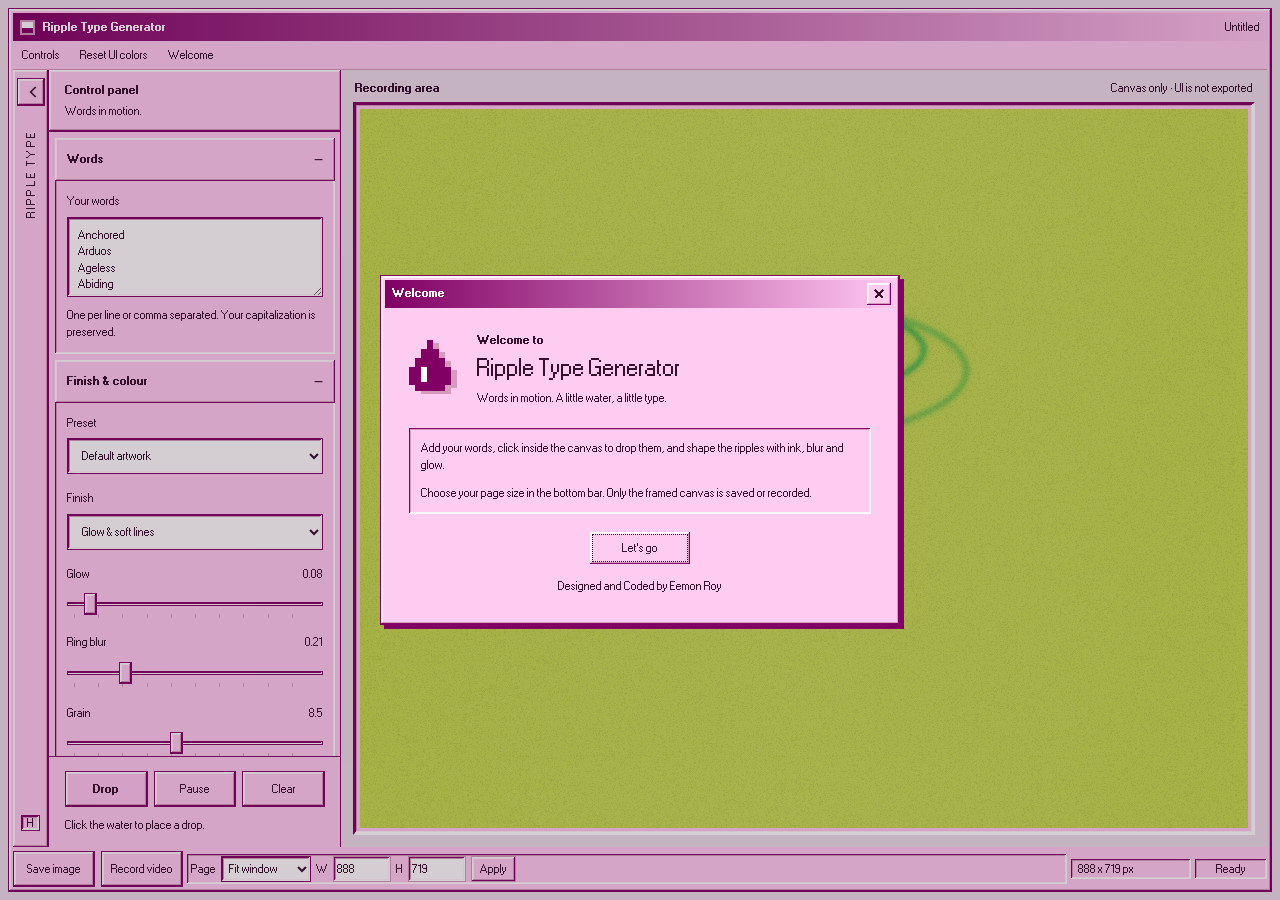
<file: index.html>
<!DOCTYPE html>
<html lang="en">
<head>
<meta charset="utf-8">
<meta name="viewport" content="width=device-width, initial-scale=1">
<title>RIPPLE TYPE GENERATOR</title>
<meta name="description" content="A kinetic type generator: droplets fall, bloom into words, and leave interfering ripples.">

<link rel="preload" href="assets/fonts/ms-sans-serif/regular/font.woff2" as="font" type="font/woff2" crossorigin>
<link rel="stylesheet" href="styles.css?v=optimized-1">
</head>
<body>

<div id="appWindow" class="app-window">
  <header class="title-bar">
    <span class="app-icon" aria-hidden="true"></span>
    <h1>Ripple Type Generator</h1>
    <span class="document-name">Untitled</span>
  </header>
  <nav class="menu-bar" aria-label="Quick actions">
    <button type="button" data-command="panelToggle">Controls</button>
    <button type="button" data-command="btnUiReset">Reset UI colors</button>
    <button type="button" id="btnWelcome">Welcome</button>
  </nav>
  <div class="app-workspace">

<aside id="controlRail" aria-label="Generator controls">
  <div class="rail-spine">
    <button id="panelToggle" type="button" aria-label="Collapse controls" aria-controls="panel" aria-expanded="true" title="Collapse controls (H)">
      <svg viewBox="0 0 24 24" aria-hidden="true"><path d="m14 6-6 6 6 6"/></svg>
    </button>
    <span class="rail-brand" aria-hidden="true">RIPPLE TYPE</span>
    <kbd title="Press H to toggle controls">H</kbd>
  </div>

  <div id="panel">
    <header class="panel-head">
      <h2>Control panel</h2>
      <p>Words in motion.</p>
    </header>

    <div class="panel-body">
      <details class="control-group" open>
        <summary>Words</summary>
        <div class="group-body">
          <label class="field-label" for="words">Your words</label>
          <textarea id="words" rows="3" spellcheck="false" autocapitalize="off" aria-describedby="wordsHint">Anchored
Arduos
Ageless
Abiding</textarea>
          <p class="hint" id="wordsHint">One per line or comma separated. Your capitalization is preserved.</p>
        </div>
      </details>

      <details class="control-group" open>
        <summary>Finish &amp; colour</summary>
        <div class="group-body">
          <div class="field">
            <label for="preset">Preset</label>
            <select id="preset">
              <option value="default">Default artwork</option>
              <option value="reference">Reference blue</option>
              <option value="cobalt">Cobalt paper &mdash; ink blur</option>
              <option value="midnight">Midnight</option>
              <option value="ink">Ink on bone</option>
              <option value="acid">Acid</option>
              <option value="rust">Rust</option>
            </select>
          </div>
          <div class="field">
            <label for="finish">Finish</label>
            <select id="finish">
              <option value="glow">Glow &amp; soft lines</option>
              <option value="diffuse">Diffused ink</option>
            </select>
          </div>
          <div class="sliders" id="glowControls">
            <div class="slider"><label for="glow">Glow</label><input type="range" id="glow" min="0" max="1.2" step="0.01" value="0.08"><output for="glow"></output></div>
            <div class="slider"><label for="soften">Ring blur</label><input type="range" id="soften" min="0" max="1" step="0.01" value="0.21"><output for="soften"></output></div>
          </div>
          <div id="inkControls" hidden>
            <div class="sliders">
              <div class="slider"><label for="inkBlur">Ink blur</label><input type="range" id="inkBlur" min="0" max="1" step="0.01" value="0.2"><output for="inkBlur"></output></div>
              <div class="slider"><label for="inkSpread">Ink spread</label><input type="range" id="inkSpread" min="0" max="1" step="0.01" value="0.04"><output for="inkSpread"></output></div>
            </div>
            <p class="hint">Soft colour bleed. Grain stays still like paper.</p>
          </div>
          <div class="sliders grain-control">
            <div class="slider"><label for="grain">Grain</label><input type="range" id="grain" min="0" max="0.2" step="0.005" value="0.085"><output for="grain"></output></div>
          </div>
          <div class="colours">
            <label class="swatch">Water <input type="color" id="bgColor" value="#c5dc4d"></label>
            <label class="swatch">Ink <input type="color" id="inkColor" value="#00a943"></label>
          </div>
        </div>
      </details>

      <details class="control-group">
        <summary>Rings</summary>
        <div class="group-body sliders">
          <div class="slider"><label for="lineWeight">Line weight</label><input type="range" id="lineWeight" min="0.25" max="6" step="0.25" value="2"><output for="lineWeight"></output></div>
          <div class="slider"><label for="ringCount">Rings per drop</label><input type="range" id="ringCount" min="1" max="9" step="1" value="4"><output for="ringCount"></output></div>
          <div class="slider"><label for="rippleSpread">Ripple spread</label><input type="range" id="rippleSpread" min="0.3" max="2.5" step="0.02" value="1"><output for="rippleSpread"></output></div>
          <div class="slider"><label for="breaks">Breaks</label><input type="range" id="breaks" min="0" max="1" step="0.01" value="0.25"><output for="breaks"></output></div>
          <div class="slider"><label for="interference">Interference</label><input type="range" id="interference" min="0" max="2.5" step="0.02" value="1"><output for="interference"></output></div>
        </div>
      </details>

      <details class="control-group">
        <summary>Typography</summary>
        <div class="group-body">
          <div class="field">
            <label for="fontFace">Typeface</label>
            <select id="fontFace">
              <option value="inter">Inter</option>
              <option value="win98" selected>Windows bitmap</option>
              <option value="poppins">Poppins</option>
              <option value="grotesk">Space Grotesk</option>
              <option value="bebas">Bebas Neue (all caps)</option>
              <option value="anton">Anton</option>
              <option value="plexmono">IBM Plex Mono</option>
              <option value="playfair">Playfair Display</option>
            </select>
            <p id="fontStatus" class="hint" role="status"></p>
          </div>
          <div class="sliders">
            <div class="slider"><label for="typeSize">Type size</label><input type="range" id="typeSize" min="0.4" max="2.2" step="0.02" value="1.32"><output for="typeSize"></output></div>
            <div class="slider"><label for="kerning">Kerning</label><input type="range" id="kerning" min="-0.08" max="0.35" step="0.01" value="-0.07" aria-describedby="kerningHint"><output for="kerning"></output></div>
            <div class="slider"><label for="typeTilt">Lay flat</label><input type="range" id="typeTilt" min="0" max="1" step="0.01" value="0.19"><output for="typeTilt"></output></div>
            <div class="slider"><label for="textGlow">Text glow</label><input type="range" id="textGlow" min="0" max="1.2" step="0.01" value="0.25"><output for="textGlow"></output></div>
          </div>
          <p class="hint" id="kerningHint">Kerning adjusts letter spacing in em. Text glow is independent of ring glow.</p>
          <label class="check"><input type="checkbox" id="sharpType" checked>Keep words sharp</label>
          <div class="slider text-blur-control">
            <label for="textBlur">Text blur</label>
            <input type="range" id="textBlur" min="0" max="1" step="0.01" value="0.15" aria-describedby="textBlurHint">
            <output for="textBlur"></output>
          </div>
          <p class="hint" id="textBlurHint">Turn off Keep words sharp to adjust. Independent of ring blur in both finishes.</p>
        </div>
      </details>

      <details class="control-group">
        <summary>Motion &amp; camera</summary>
        <div class="group-body sliders">
          <div class="slider"><label for="dropRate">Drop interval</label><input type="range" id="dropRate" min="0.25" max="6" step="0.05" value="1.5"><output for="dropRate"></output></div>
          <div class="slider"><label for="fallSpeed">Fall speed</label><input type="range" id="fallSpeed" min="0.2" max="4" step="0.05" value="2.05"><output for="fallSpeed"></output></div>
          <div class="slider"><label for="rippleSpeed">Ripple speed</label><input type="range" id="rippleSpeed" min="0.2" max="3" step="0.02" value="1.16"><output for="rippleSpeed"></output></div>
          <div class="slider"><label for="tilt">Surface tilt</label><input type="range" id="tilt" min="6" max="60" step="0.5" value="11.5"><output for="tilt"></output></div>
          <div class="slider"><label for="bow">Perspective bow</label><input type="range" id="bow" min="0" max="1" step="0.01" value="0.72"><output for="bow"></output></div>
        </div>
      </details>

      <details class="control-group" id="uiPaletteGroup">
        <summary>UI palette (temporary)</summary>
        <div class="group-body">
          <p class="hint palette-hint">Try colors for the interface. These never change the artwork or exports.</p>
          <div class="ui-palette">
            <label class="swatch">Window <input type="color" id="uiFace" value="#ffccf1"></label>
            <label class="swatch">Title start <input type="color" id="uiTitle" value="#800064"></label>
            <label class="swatch">Title end <input type="color" id="uiTitleEnd" value="#ffc7f0"></label>
            <label class="swatch">Title text <input type="color" id="uiTitleText" value="#ffffff"></label>
            <label class="swatch">Text <input type="color" id="uiText" value="#35112d"></label>
            <label class="swatch">Light edge <input type="color" id="uiHighlight" value="#ffffff"></label>
            <label class="swatch">Inner light <input type="color" id="uiEdgeLight" value="#fff0fa"></label>
            <label class="swatch">Inner shadow <input type="color" id="uiShadow" value="#d69abc"></label>
            <label class="swatch">Dark edge <input type="color" id="uiEdgeDark" value="#800064"></label>
            <label class="swatch">Desktop <input type="color" id="uiDesktop" value="#edddea"></label>
          </div>
          <p class="hint">The four edge colors define the raised and recessed 3D borders throughout the UI.</p>
          <button type="button" id="btnUiReset" class="theme-reset">Restore reference colors</button>
        </div>
      </details>
    </div>

    <footer class="rail-footer">
      <div class="buttons">
        <button type="button" id="btnDrop" class="primary" title="Add a drop (D)">Drop</button>
        <button type="button" id="btnPause" aria-pressed="false" title="Pause animation (Space)">Pause</button>
        <button type="button" id="btnClear" title="Clear the water (C)">Clear</button>
      </div>
      <p class="hint">Click the water to place a drop.</p>
    </footer>
  </div>
</aside>

    <main id="stageWorkspace" aria-label="Recording workspace">
      <div class="stage-heading">
        <span id="recordingStatus">Recording area</span>
        <div id="recDot" hidden><span></span>REC <em id="recTime">0:00</em></div>
        <span>Canvas only &middot; UI is not exported</span>
      </div>
      <div id="canvasViewport">
        <div id="recordingFrame">
          <canvas id="stage" aria-label="Animated word ripples. Click inside this recording area to place a drop."></canvas>
        </div>
      </div>
    </main>
  </div>
  <footer class="status-bar">
    <div class="buttons status-actions">
      <button type="button" id="btnPng">Save image</button>
      <button type="button" id="btnRec" aria-pressed="false">Record video</button>
    </div>
    <form id="pageSizeForm" class="page-size-form" aria-label="Canvas size">
      <fieldset id="pageSizeControls">
        <legend class="sr-only">Canvas dimensions in pixels</legend>
        <label for="pageRatio">Page</label>
        <select id="pageRatio">
          <option value="fit">Fit window</option>
          <option value="16:9">16:9</option>
          <option value="9:16">9:16</option>
          <option value="4:4">4:4 (square)</option>
          <option value="18:9">18:9</option>
          <option value="custom">Custom</option>
        </select>
        <label for="pageWidth">W</label>
        <input id="pageWidth" type="number" min="64" max="4096" step="1" value="1920" required aria-label="Canvas width in pixels" title="Canvas width: 64 to 4096 px">
        <label for="pageHeight">H</label>
        <input id="pageHeight" type="number" min="64" max="4096" step="1" value="1080" required aria-label="Canvas height in pixels" title="Canvas height: 64 to 4096 px">
        <button type="submit">Apply</button>
      </fieldset>
    </form>
    <output id="canvasDimensions" aria-label="Export resolution"></output>
    <span id="captureStatus">Ready</span>
  </footer>
</div>

<dialog id="welcomeDialog" class="welcome-dialog" aria-labelledby="welcomeTitle" aria-describedby="welcomeInstructions">
  <header class="title-bar welcome-title-bar">
    <span>Welcome</span>
    <button type="button" id="welcomeClose" class="window-close" aria-label="Close welcome">
      <svg viewBox="0 0 12 12" aria-hidden="true" shape-rendering="crispEdges"><path d="m2 2 8 8m0-8-8 8"/></svg>
    </button>
  </header>
  <div class="welcome-body">
    <div class="welcome-intro">
      <svg class="welcome-icon" viewBox="0 0 32 40" aria-hidden="true" shape-rendering="crispEdges">
        <path d="M16 2h4v6h4v6h4v6h4v12h-4v4H8v-4H4V20h4v-6h4V8h4z" class="icon-shadow"/>
        <path d="M12 0h4v6h4v6h4v6h4v12h-4v4H4v-4H0V18h4v-6h4V6h4z" class="icon-ink"/>
        <path d="M8 18h4v10H8z" class="icon-light"/>
      </svg>
      <div>
        <p class="welcome-eyebrow">Welcome to</p>
        <h2 id="welcomeTitle">Ripple Type Generator</h2>
        <p class="welcome-tagline">Words in motion. A little water, a little type.</p>
      </div>
    </div>
    <div id="welcomeInstructions" class="welcome-instructions">
      <p id="welcomeDescription">Add your words, click inside the canvas to drop them, and shape the ripples with ink, blur and glow.</p>
      <p class="welcome-note">Choose your page size in the bottom bar. Only the framed canvas is saved or recorded.</p>
    </div>
    <form method="dialog" class="welcome-actions">
      <button id="welcomeStart" value="start" autofocus>Let's go</button>
    </form>
    <p class="welcome-byline">Designed and Coded by Eemon Roy</p>
  </div>
</dialog>

<script src="js/camera.js?v=win98-2"></script>
<script src="js/grain.js?v=win98-2"></script>
<script src="js/field.js?v=optimized-1"></script>
<script src="js/ripple.js?v=optimized-1"></script>
<script src="js/droplet.js?v=win98-2"></script>
<script src="js/blur.js?v=win98-2"></script>
<script src="js/render.js?v=optimized-1"></script>
<script src="js/export.js?v=optimized-1"></script>
<script src="js/controls.js?v=optimized-1"></script>
<script src="js/main.js?v=optimized-1"></script>
</body>
</html>
</file>
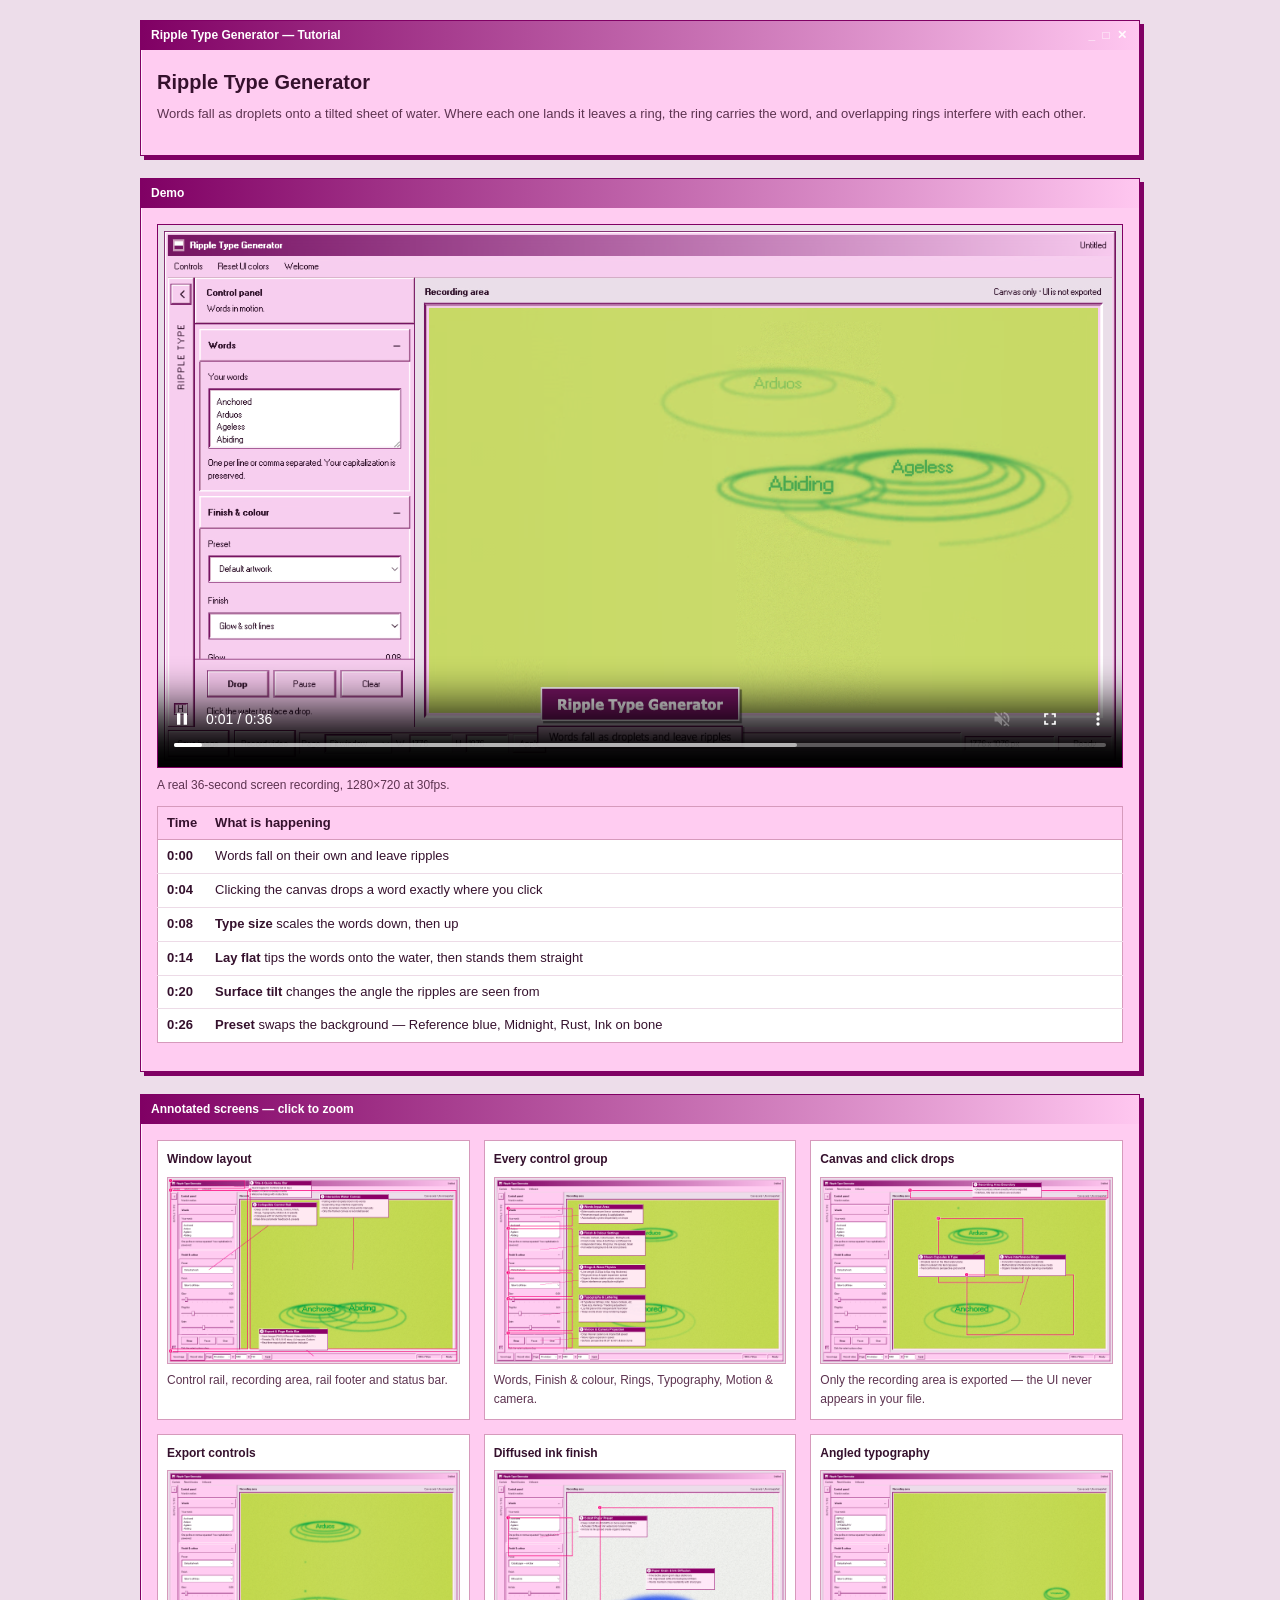
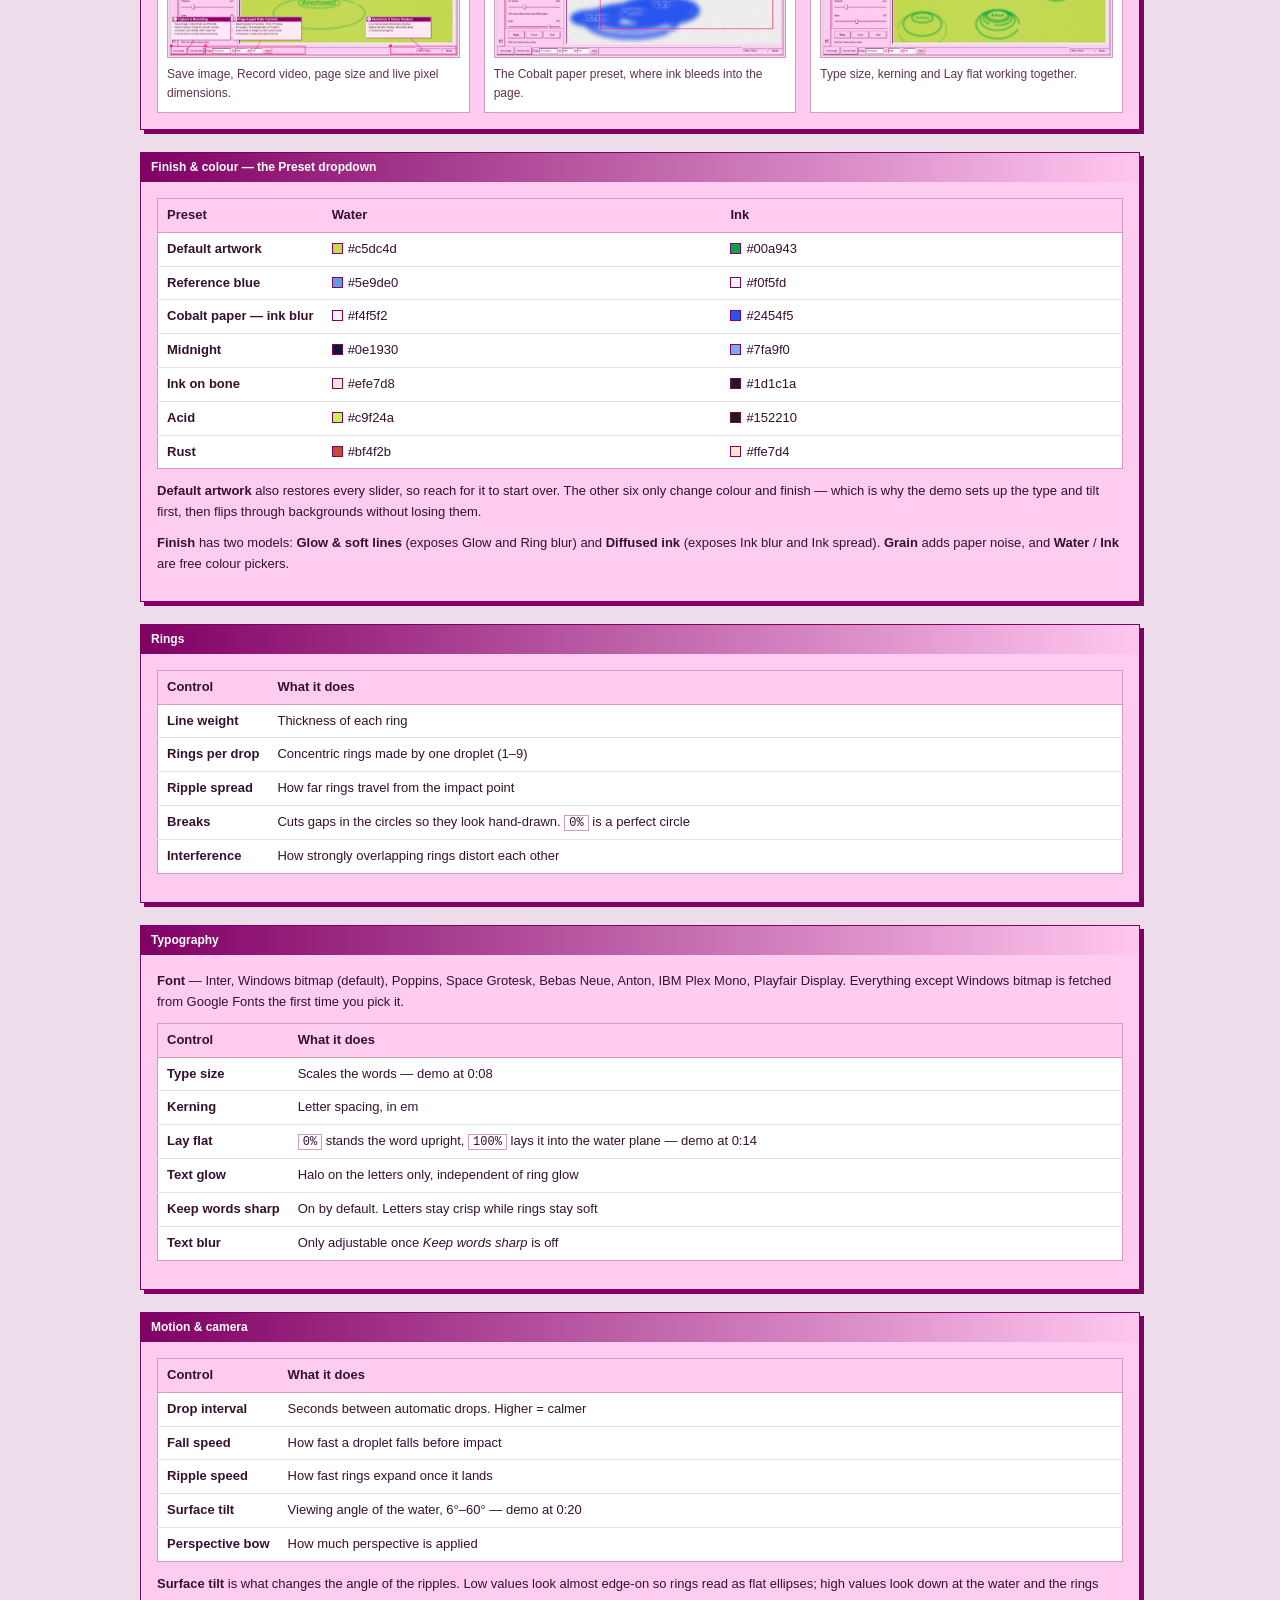
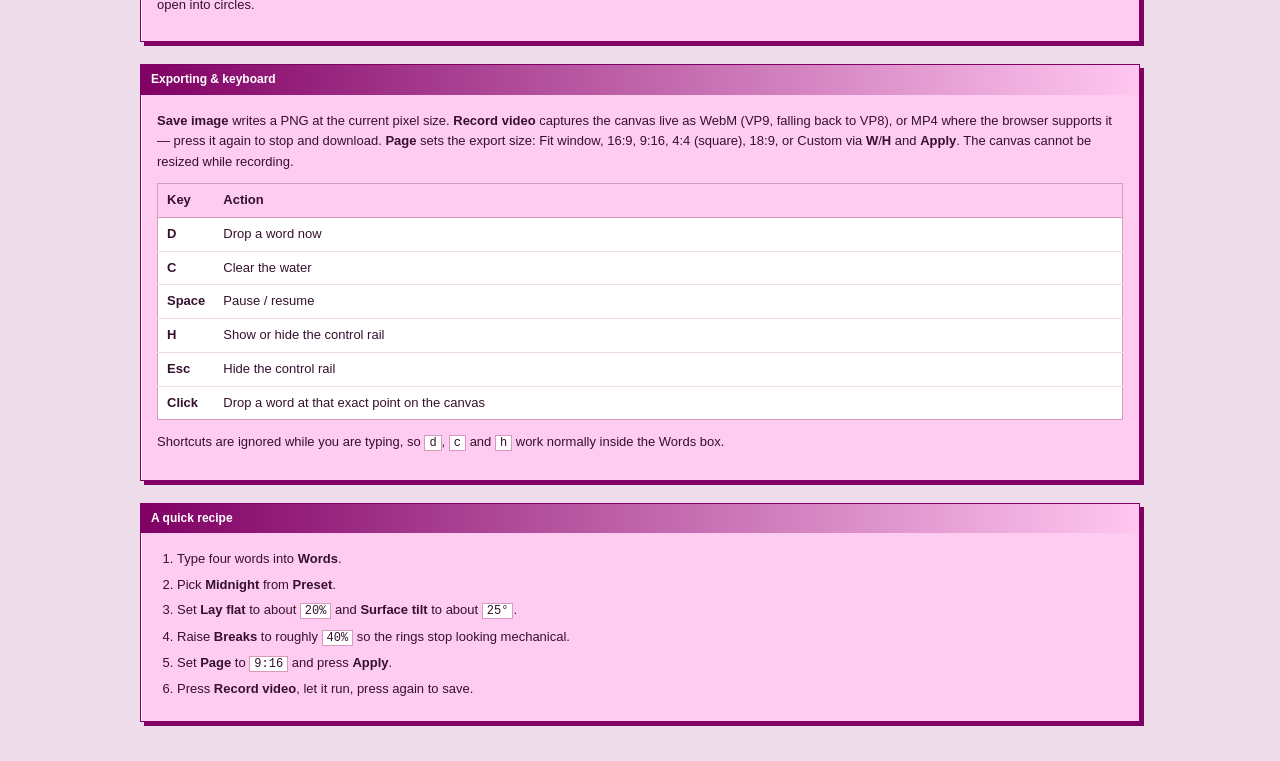
<file: tutorial/index.html>
<!DOCTYPE html>
<html lang="en">
<head>
<meta charset="UTF-8">
<meta name="viewport" content="width=device-width, initial-scale=1">
<title>Ripple Type Generator — Tutorial</title>
<style>
  :root{
    --face:#ffccf1; --title:#800064; --title-end:#ffc7f0; --text:#35112d;
    --edge-dark:#800064; --edge-light:#fff0fa; --shadow:#d69abc; --desktop:#edddea;
    --ui:'MS Sans Serif',Tahoma,Geneva,Verdana,sans-serif;
  }
  *{box-sizing:border-box;margin:0;padding:0}
  body{background:var(--desktop);font:13px/1.6 var(--ui);color:var(--text);padding:20px 14px}
  .wrap{max-width:1000px;margin:0 auto}

  .win{background:var(--face);border:1px solid var(--edge-dark);
    box-shadow:inset 1px 1px 0 var(--edge-light),4px 4px 0 var(--edge-dark);margin-bottom:22px}
  .bar{background:linear-gradient(90deg,var(--title),var(--title-end));color:#fff;
    padding:5px 10px;font-weight:700;font-size:12px;display:flex;justify-content:space-between;align-items:center}
  .bar span.dots{letter-spacing:2px;opacity:.9}
  .body{padding:16px}

  h1{font-size:20px;margin-bottom:6px}
  h2{font-size:14px;margin:0 0 10px;padding-bottom:5px;border-bottom:1px solid var(--shadow)}
  p{margin-bottom:10px}
  .lede{color:#5d3350;margin-bottom:14px}
  code{background:#fff;border:1px solid var(--shadow);padding:0 4px;font-family:'IBM Plex Mono',Menlo,monospace;font-size:12px}

  video{width:100%;background:#000;border:1px solid var(--edge-dark);display:block}
  .cap{font-size:12px;color:#5d3350;margin-top:8px}

  table{width:100%;border-collapse:collapse;background:#fff;border:1px solid var(--shadow);margin-bottom:12px}
  th,td{text-align:left;padding:6px 9px;border-bottom:1px solid #eddbe7;vertical-align:top}
  th{background:var(--face);font-weight:700;border-bottom:1px solid var(--shadow)}
  tr:last-child td{border-bottom:0}
  td.k{white-space:nowrap;font-weight:700;width:1%}

  .grid{display:grid;grid-template-columns:repeat(auto-fit,minmax(300px,1fr));gap:14px}
  .shot{background:#fff;border:1px solid var(--shadow);padding:9px}
  .shot h3{font-size:12px;margin-bottom:7px}
  .shot img{width:100%;display:block;border:1px solid var(--shadow);cursor:zoom-in}
  .shot p{font-size:12px;color:#5d3350;margin:7px 0 0}

  .sw{display:inline-block;width:11px;height:11px;border:1px solid var(--edge-dark);vertical-align:-1px;margin-right:5px}
  ol{margin:0 0 4px 20px}  ol li{margin-bottom:5px}

  .modal{display:none;position:fixed;inset:0;background:rgba(20,4,16,.88);z-index:99;
    align-items:center;justify-content:center;padding:20px;cursor:zoom-out}
  .modal img{max-width:96%;max-height:92vh;border:2px solid #fff}
</style>
</head>
<body>
<div class="wrap">

  <div class="win">
    <div class="bar"><span>Ripple Type Generator — Tutorial</span><span class="dots">_ □ ✕</span></div>
    <div class="body">
      <h1>Ripple Type Generator</h1>
      <p class="lede">Words fall as droplets onto a tilted sheet of water. Where each one lands it
      leaves a ring, the ring carries the word, and overlapping rings interfere with each other.</p>
    </div>
  </div>

  <div class="win">
    <div class="bar"><span>Demo</span></div>
    <div class="body">
      <video controls autoplay loop muted playsinline poster="screenshots/02-full-workspace.png">
        <source src="video/ripple-type-generator-demo.mp4" type="video/mp4">
        <source src="video/ripple-type-generator-demo.webm" type="video/webm">
      </video>
      <p class="cap">A real 36-second screen recording, 1280×720 at 30fps.</p>
      <table>
        <tr><th>Time</th><th>What is happening</th></tr>
        <tr><td class="k">0:00</td><td>Words fall on their own and leave ripples</td></tr>
        <tr><td class="k">0:04</td><td>Clicking the canvas drops a word exactly where you click</td></tr>
        <tr><td class="k">0:08</td><td><b>Type size</b> scales the words down, then up</td></tr>
        <tr><td class="k">0:14</td><td><b>Lay flat</b> tips the words onto the water, then stands them straight</td></tr>
        <tr><td class="k">0:20</td><td><b>Surface tilt</b> changes the angle the ripples are seen from</td></tr>
        <tr><td class="k">0:26</td><td><b>Preset</b> swaps the background — Reference blue, Midnight, Rust, Ink on bone</td></tr>
      </table>
    </div>
  </div>

  <div class="win">
    <div class="bar"><span>Annotated screens — click to zoom</span></div>
    <div class="body">
      <div class="grid">
        <div class="shot"><h3>Window layout</h3>
          <img src="screenshots/02-full-workspace-annotated.png" alt="Workspace layout">
          <p>Control rail, recording area, rail footer and status bar.</p></div>
        <div class="shot"><h3>Every control group</h3>
          <img src="screenshots/03-control-rail-annotated.png" alt="Control rail">
          <p>Words, Finish &amp; colour, Rings, Typography, Motion &amp; camera.</p></div>
        <div class="shot"><h3>Canvas and click drops</h3>
          <img src="screenshots/04-canvas-workspace-annotated.png" alt="Canvas">
          <p>Only the recording area is exported — the UI never appears in your file.</p></div>
        <div class="shot"><h3>Export controls</h3>
          <img src="screenshots/05-export-statusbar-annotated.png" alt="Export bar">
          <p>Save image, Record video, page size and live pixel dimensions.</p></div>
        <div class="shot"><h3>Diffused ink finish</h3>
          <img src="screenshots/06-preset-cobalt-annotated.png" alt="Diffused ink">
          <p>The Cobalt paper preset, where ink bleeds into the page.</p></div>
        <div class="shot"><h3>Angled typography</h3>
          <img src="screenshots/07-preset-typography-tilt.png" alt="Angled type">
          <p>Type size, kerning and Lay flat working together.</p></div>
      </div>
    </div>
  </div>

  <div class="win">
    <div class="bar"><span>Finish &amp; colour — the Preset dropdown</span></div>
    <div class="body">
      <table>
        <tr><th>Preset</th><th>Water</th><th>Ink</th></tr>
        <tr><td class="k">Default artwork</td><td><i class="sw" style="background:#c5dc4d"></i>#c5dc4d</td><td><i class="sw" style="background:#00a943"></i>#00a943</td></tr>
        <tr><td class="k">Reference blue</td><td><i class="sw" style="background:#5e9de0"></i>#5e9de0</td><td><i class="sw" style="background:#f0f5fd"></i>#f0f5fd</td></tr>
        <tr><td class="k">Cobalt paper — ink blur</td><td><i class="sw" style="background:#f4f5f2"></i>#f4f5f2</td><td><i class="sw" style="background:#2454f5"></i>#2454f5</td></tr>
        <tr><td class="k">Midnight</td><td><i class="sw" style="background:#0e1930"></i>#0e1930</td><td><i class="sw" style="background:#7fa9f0"></i>#7fa9f0</td></tr>
        <tr><td class="k">Ink on bone</td><td><i class="sw" style="background:#efe7d8"></i>#efe7d8</td><td><i class="sw" style="background:#1d1c1a"></i>#1d1c1a</td></tr>
        <tr><td class="k">Acid</td><td><i class="sw" style="background:#c9f24a"></i>#c9f24a</td><td><i class="sw" style="background:#152210"></i>#152210</td></tr>
        <tr><td class="k">Rust</td><td><i class="sw" style="background:#bf4f2b"></i>#bf4f2b</td><td><i class="sw" style="background:#ffe7d4"></i>#ffe7d4</td></tr>
      </table>
      <p><b>Default artwork</b> also restores every slider, so reach for it to start over. The other
      six only change colour and finish — which is why the demo sets up the type and tilt first,
      then flips through backgrounds without losing them.</p>
      <p><b>Finish</b> has two models: <b>Glow &amp; soft lines</b> (exposes Glow and Ring blur) and
      <b>Diffused ink</b> (exposes Ink blur and Ink spread). <b>Grain</b> adds paper noise, and
      <b>Water</b> / <b>Ink</b> are free colour pickers.</p>
    </div>
  </div>

  <div class="win">
    <div class="bar"><span>Rings</span></div>
    <div class="body">
      <table>
        <tr><th>Control</th><th>What it does</th></tr>
        <tr><td class="k">Line weight</td><td>Thickness of each ring</td></tr>
        <tr><td class="k">Rings per drop</td><td>Concentric rings made by one droplet (1–9)</td></tr>
        <tr><td class="k">Ripple spread</td><td>How far rings travel from the impact point</td></tr>
        <tr><td class="k">Breaks</td><td>Cuts gaps in the circles so they look hand-drawn. <code>0%</code> is a perfect circle</td></tr>
        <tr><td class="k">Interference</td><td>How strongly overlapping rings distort each other</td></tr>
      </table>
    </div>
  </div>

  <div class="win">
    <div class="bar"><span>Typography</span></div>
    <div class="body">
      <p><b>Font</b> — Inter, Windows bitmap (default), Poppins, Space Grotesk, Bebas Neue, Anton,
      IBM Plex Mono, Playfair Display. Everything except Windows bitmap is fetched from Google
      Fonts the first time you pick it.</p>
      <table>
        <tr><th>Control</th><th>What it does</th></tr>
        <tr><td class="k">Type size</td><td>Scales the words — demo at 0:08</td></tr>
        <tr><td class="k">Kerning</td><td>Letter spacing, in em</td></tr>
        <tr><td class="k">Lay flat</td><td><code>0%</code> stands the word upright, <code>100%</code> lays it into the water plane — demo at 0:14</td></tr>
        <tr><td class="k">Text glow</td><td>Halo on the letters only, independent of ring glow</td></tr>
        <tr><td class="k">Keep words sharp</td><td>On by default. Letters stay crisp while rings stay soft</td></tr>
        <tr><td class="k">Text blur</td><td>Only adjustable once <i>Keep words sharp</i> is off</td></tr>
      </table>
    </div>
  </div>

  <div class="win">
    <div class="bar"><span>Motion &amp; camera</span></div>
    <div class="body">
      <table>
        <tr><th>Control</th><th>What it does</th></tr>
        <tr><td class="k">Drop interval</td><td>Seconds between automatic drops. Higher = calmer</td></tr>
        <tr><td class="k">Fall speed</td><td>How fast a droplet falls before impact</td></tr>
        <tr><td class="k">Ripple speed</td><td>How fast rings expand once it lands</td></tr>
        <tr><td class="k">Surface tilt</td><td>Viewing angle of the water, 6°–60° — demo at 0:20</td></tr>
        <tr><td class="k">Perspective bow</td><td>How much perspective is applied</td></tr>
      </table>
      <p><b>Surface tilt</b> is what changes the angle of the ripples. Low values look almost
      edge-on so rings read as flat ellipses; high values look down at the water and the rings
      open into circles.</p>
    </div>
  </div>

  <div class="win">
    <div class="bar"><span>Exporting &amp; keyboard</span></div>
    <div class="body">
      <p><b>Save image</b> writes a PNG at the current pixel size. <b>Record video</b> captures the
      canvas live as WebM (VP9, falling back to VP8), or MP4 where the browser supports it — press
      it again to stop and download. <b>Page</b> sets the export size: Fit window, 16:9, 9:16,
      4:4 (square), 18:9, or Custom via <b>W</b>/<b>H</b> and <b>Apply</b>. The canvas cannot be
      resized while recording.</p>
      <table>
        <tr><th>Key</th><th>Action</th></tr>
        <tr><td class="k">D</td><td>Drop a word now</td></tr>
        <tr><td class="k">C</td><td>Clear the water</td></tr>
        <tr><td class="k">Space</td><td>Pause / resume</td></tr>
        <tr><td class="k">H</td><td>Show or hide the control rail</td></tr>
        <tr><td class="k">Esc</td><td>Hide the control rail</td></tr>
        <tr><td class="k">Click</td><td>Drop a word at that exact point on the canvas</td></tr>
      </table>
      <p>Shortcuts are ignored while you are typing, so <code>d</code>, <code>c</code> and
      <code>h</code> work normally inside the Words box.</p>
    </div>
  </div>

  <div class="win">
    <div class="bar"><span>A quick recipe</span></div>
    <div class="body">
      <ol>
        <li>Type four words into <b>Words</b>.</li>
        <li>Pick <b>Midnight</b> from <b>Preset</b>.</li>
        <li>Set <b>Lay flat</b> to about <code>20%</code> and <b>Surface tilt</b> to about <code>25°</code>.</li>
        <li>Raise <b>Breaks</b> to roughly <code>40%</code> so the rings stop looking mechanical.</li>
        <li>Set <b>Page</b> to <code>9:16</code> and press <b>Apply</b>.</li>
        <li>Press <b>Record video</b>, let it run, press again to save.</li>
      </ol>
    </div>
  </div>

</div>

<div class="modal" id="zoom"><img id="zoomImg" alt=""></div>
<script>
  var zoom = document.getElementById('zoom'), zoomImg = document.getElementById('zoomImg');
  document.querySelectorAll('.shot img').forEach(function (img) {
    img.addEventListener('click', function () {
      zoomImg.src = img.src;
      zoomImg.alt = img.alt;
      zoom.style.display = 'flex';
    });
  });
  zoom.addEventListener('click', function () { zoom.style.display = 'none'; });
  document.addEventListener('keydown', function (e) {
    if (e.key === 'Escape') zoom.style.display = 'none';
  });
</script>
</body>
</html>
</file>
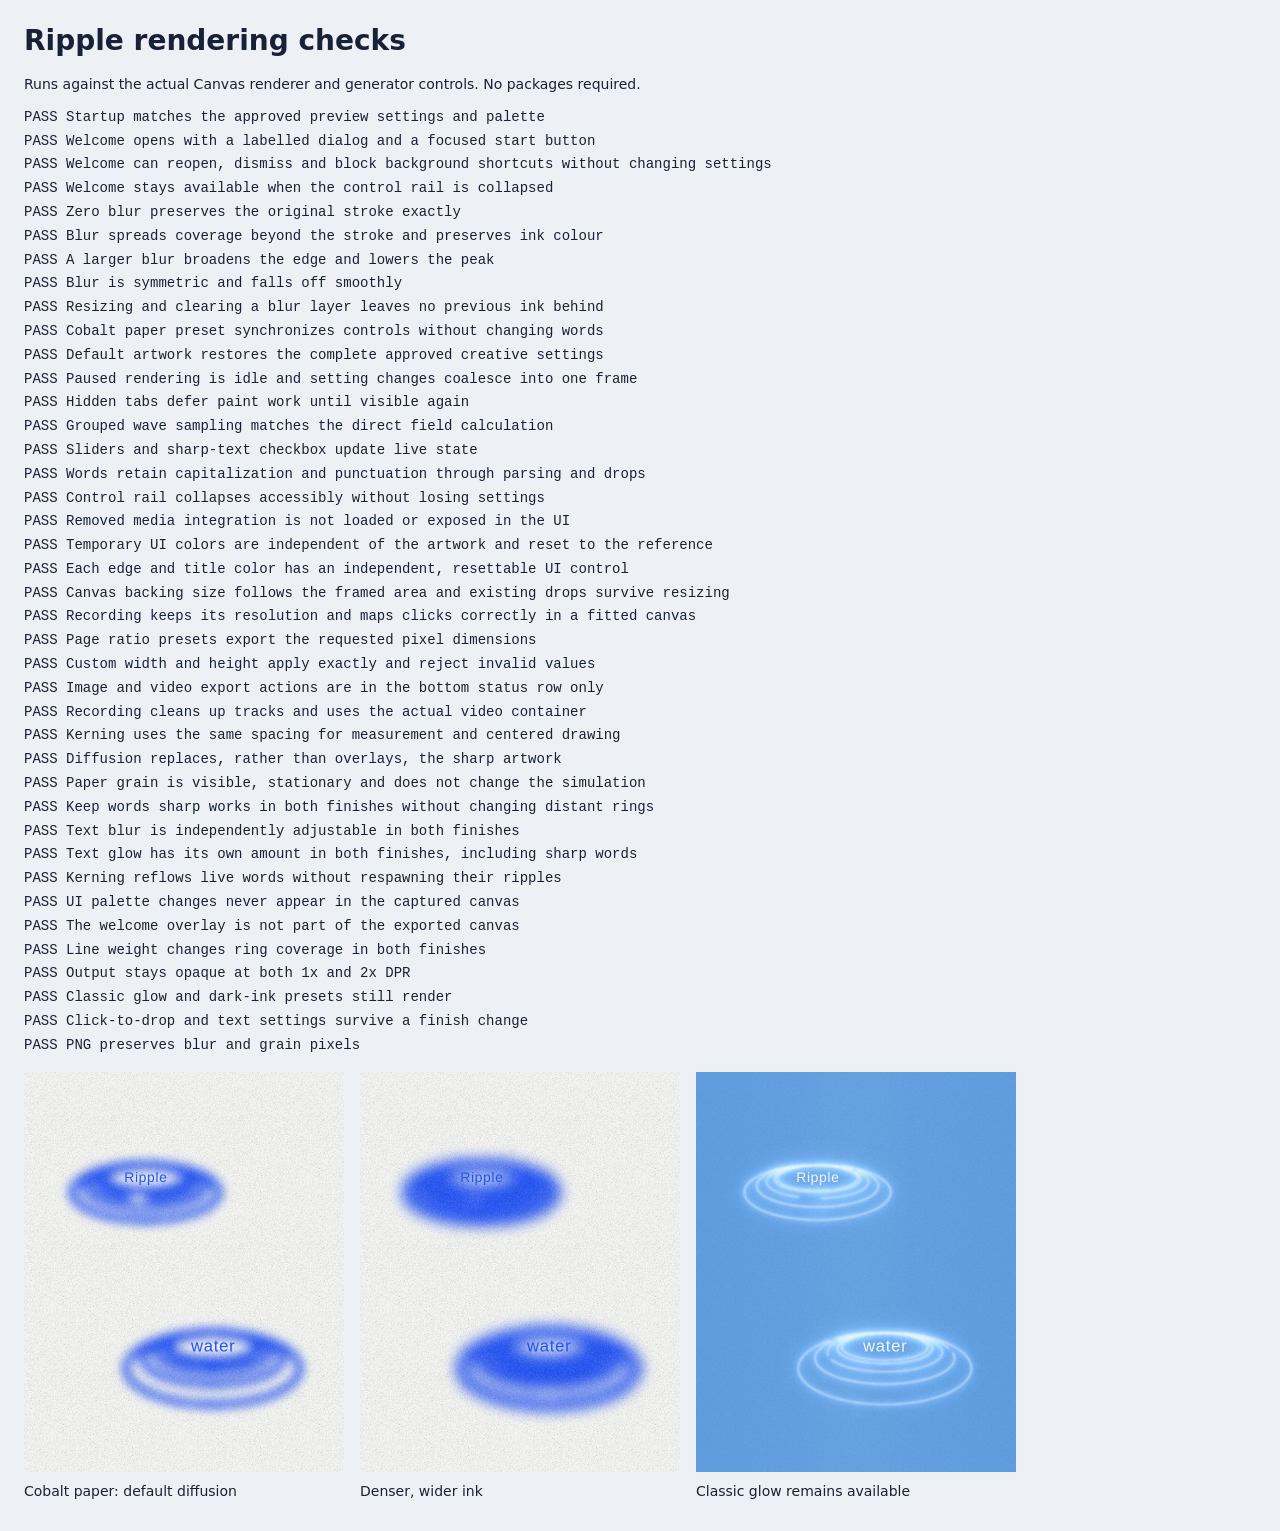
<file: tests/rendering.html>
<!DOCTYPE html>
<html lang="en">
<head>
  <meta charset="utf-8">
  <meta name="viewport" content="width=device-width, initial-scale=1">
  <title>Ripple rendering checks</title>
  <style>
    body { margin: 24px; background: #edf0f4; color: #172137; font: 14px system-ui, sans-serif; }
    #results { white-space: pre-wrap; line-height: 1.7; }
    #previews { display: flex; flex-wrap: wrap; gap: 16px; }
    figure { margin: 0; }
    figcaption { padding: 8px 0; }
    canvas { width: 320px; height: 400px; background: white; }
    .fixture { position: absolute; left: -10000px; width: 960px; height: 900px; }
    .fixture #canvasViewport { width: 640px; height: 800px; }
    .fixture #recordingFrame { padding: 5px; border: 2px solid #a75c85; }
    .fixture canvas { width: auto; height: auto; }
  </style>
</head>
<body>
  <h1>Ripple rendering checks</h1>
  <p>Runs against the actual Canvas renderer and generator controls. No packages required.</p>
  <pre id="results">Loading generator...</pre>
  <div id="previews"></div>
  <script src="rendering.test.js?v=optimized-1"></script>
</body>
</html>
</file>
<file: styles.css>
@font-face {
  font-family: "Pixelated MS Sans Serif";
  src: url("assets/fonts/ms-sans-serif/regular/font.woff2") format("woff2");
  font-style: normal;
  font-weight: 400;
  font-display: swap;
}

@font-face {
  font-family: "Pixelated MS Sans Serif";
  src: url("assets/fonts/ms-sans-serif/bold/font.woff2") format("woff2");
  font-style: normal;
  font-weight: 700;
  font-display: swap;
}

:root {
  --ui: "Pixelated MS Sans Serif", "MS Sans Serif", Tahoma, sans-serif;
  --mono: var(--ui);
  --ui-face: #ffccf1;
  --ui-title: #800064;
  --ui-title-end: #ffc7f0;
  --ui-title-text: #ffffff;
  --ui-text: #35112d;
  --ui-highlight: #ffffff;
  --ui-edge-light: #fff0fa;
  --ui-shadow: #d69abc;
  --ui-edge-dark: #800064;
  --ui-desktop: #edddea;
  --panel-bg: var(--ui-face);
  --panel-line: var(--ui-edge-dark);
  --panel-fg: var(--ui-text);
  --panel-dim: var(--ui-text);
  --rail-spine: 36px;
  --rail-width: min(328px, calc(100vw - 32px));
  --raised:
    inset -1px -1px 0 var(--ui-edge-dark),
    inset 1px 1px 0 var(--ui-highlight),
    inset -2px -2px 0 var(--ui-shadow),
    inset 2px 2px 0 var(--ui-edge-light);
  --sunken:
    inset -1px -1px 0 var(--ui-highlight),
    inset 1px 1px 0 var(--ui-edge-dark),
    inset -2px -2px 0 var(--ui-edge-light),
    inset 2px 2px 0 var(--ui-shadow);
}

* { box-sizing: border-box; }
[hidden] { display: none !important; }

html, body {
  margin: 0;
  height: 100%;
  overflow: hidden;
  background: var(--ui-desktop);
}

body { padding: 8px; font-family: var(--ui); color: var(--ui-text); }

.app-window {
  height: 100%;
  display: flex;
  flex-direction: column;
  min-height: 0;
  padding: 4px;
  border: 1px solid var(--ui-edge-dark);
  background: var(--ui-face);
  box-shadow: var(--raised);
}

.title-bar {
  display: flex;
  align-items: center;
  flex: none;
  gap: 8px;
  min-height: 28px;
  padding: 3px 7px;
  background: linear-gradient(90deg, var(--ui-title), var(--ui-title-end));
  color: var(--ui-title-text);
  border: 0;
}

.title-bar h1 { margin: 0; font-size: 11px; font-weight: bold; }
.document-name { margin-left: auto; color: var(--ui-text); font-size: 11px; }
.app-icon { width: 15px; height: 15px; background: var(--ui-highlight); border: 2px solid var(--ui-shadow); box-shadow: inset 0 -5px var(--ui-title); }
.menu-bar { display: flex; flex: none; gap: 2px; padding: 3px 0; flex-wrap: wrap; }
.menu-bar button { border: 1px solid transparent; background: transparent; color: var(--ui-text); padding: 4px 8px; font: 11px var(--ui); cursor: pointer; }
.menu-bar button:hover { border-color: var(--ui-highlight) var(--ui-edge-dark) var(--ui-edge-dark) var(--ui-highlight); box-shadow: var(--raised); }
.menu-bar button:active { box-shadow: var(--sunken); }
.app-workspace { flex: 1; display: flex; min-width: 0; min-height: 0; border-top: 1px solid var(--ui-shadow); }

#stageWorkspace { flex: 1; min-width: 0; min-height: 0; display: flex; flex-direction: column; padding: 12px; background: var(--ui-desktop); }
.stage-heading { display: flex; align-items: center; gap: 12px; flex-wrap: wrap; padding: 0 2px 8px; font: 11px var(--ui); }
.stage-heading > span:last-child { margin-left: auto; font-size: 11px; }
#recordingStatus { font-weight: bold; }
#canvasViewport { flex: 1; min-width: 0; min-height: 0; display: grid; place-items: center; overflow: hidden; }
#recordingFrame { padding: 5px; border: 2px solid; border-color: var(--ui-edge-dark) var(--ui-highlight) var(--ui-highlight) var(--ui-edge-dark); background: var(--ui-face); box-shadow: var(--sunken); }
#stage { display: block; touch-action: none; cursor: crosshair; background: #c5dc4d; }
.is-recording #recordingFrame { outline: 2px solid #bd284c; outline-offset: -1px; }

.status-bar { display: flex; flex: none; align-items: center; flex-wrap: wrap; gap: 4px; padding-top: 4px; font: 11px var(--ui); }
.status-bar > * { min-width: 0; padding: 4px 7px; box-shadow: var(--sunken); white-space: nowrap; overflow: hidden; text-overflow: ellipsis; }
.status-bar .status-actions { padding: 0; box-shadow: none; min-width: 170px; }
.status-actions button { min-height: 30px; padding: 5px 8px; white-space: nowrap; }
.status-bar .page-size-form { padding: 2px 4px; flex: 1; overflow: visible; }
.page-size-form fieldset { display: flex; flex-wrap: wrap; align-items: center; gap: 5px; min-width: 0; margin: 0; padding: 0; border: 0; }
.page-size-form select { width: 90px; min-height: 26px; padding: 3px; font-size: 11px; }
.page-size-form input { width: 58px; height: 26px; padding: 3px; border: 1px solid var(--ui-shadow); background: var(--ui-highlight); color: var(--ui-text); font: 11px var(--ui); box-shadow: var(--sunken); }
.page-size-form button { height: 26px; padding: 3px 8px; border: 1px solid var(--ui-shadow); background: var(--ui-face); color: var(--ui-text); font: 11px var(--ui); box-shadow: var(--raised); cursor: pointer; }
.page-size-form button:active { box-shadow: var(--sunken); }
.page-size-form fieldset:disabled { opacity: 0.55; }
.sr-only { position: absolute; width: 1px; height: 1px; overflow: hidden; clip-path: inset(50%); white-space: nowrap; }
#canvasDimensions { min-width: 120px; font-variant-numeric: tabular-nums; }
#captureStatus { min-width: 72px; text-align: center; }

/* The slim spine remains accessible when the controls are collapsed. */
#controlRail {
  position: relative;
  width: var(--rail-width);
  flex: none;
  display: flex;
  overflow: hidden;
  border-right: 1px solid var(--panel-line);
  background: var(--panel-bg);
  color: var(--panel-fg);
  color-scheme: light;
  font: 11px/1.5 var(--ui);
  z-index: 10;
}

#controlRail.collapsed { width: var(--rail-spine); }

.rail-spine {
  width: var(--rail-spine);
  flex: none;
  display: flex;
  align-items: center;
  gap: 24px;
  padding: 8px 0 16px;
  border-right: 1px solid var(--panel-line);
  box-shadow: var(--raised);
}

.rail-spine, #panel { flex-direction: column; }

#panelToggle {
  display: grid;
  place-items: center;
  flex: none;
  width: 28px;
  height: 28px;
  border: 1px solid var(--ui-edge-dark);
  border-radius: 0;
  background: var(--ui-face);
  box-shadow: var(--raised);
  color: var(--panel-fg);
  cursor: pointer;
}

#panelToggle:hover { background: var(--ui-highlight); }
#panelToggle:active { box-shadow: var(--sunken); }
#panelToggle svg { width: 20px; height: 20px; fill: none; stroke: currentColor; stroke-width: 2; }
.collapsed #panelToggle svg { transform: rotate(180deg); }

.rail-brand {
  writing-mode: vertical-rl;
  transform: rotate(180deg);
  font: 11px var(--mono);
  letter-spacing: 0.2em;
  color: var(--panel-dim);
}

.rail-spine kbd {
  margin-top: auto;
  border: 1px solid var(--panel-line);
  border-radius: 0;
  box-shadow: var(--sunken);
  padding: 1px 5px;
  font: 11px var(--mono);
  color: var(--panel-dim);
}

#panel {
  display: flex;
  flex: none;
  width: calc(var(--rail-width) - var(--rail-spine));
  min-height: 0;
}

.panel-head { flex: none; padding: 12px 16px; border-bottom: 1px solid var(--panel-line); box-shadow: var(--raised); }
.panel-head h2 { margin: 0; font-size: 11px; font-weight: bold; }
.panel-head p { margin: 4px 0 0; color: var(--panel-dim); font-size: 11px; }

.panel-body {
  min-height: 0;
  flex: 1;
  padding: 6px;
  overflow-y: auto;
  overscroll-behavior: contain;
  scrollbar-width: thin;
  scrollbar-color: var(--ui-shadow) var(--ui-face);
}

.control-group { margin-bottom: 6px; box-shadow: var(--sunken); }
.control-group summary {
  display: flex;
  align-items: center;
  justify-content: space-between;
  list-style: none;
  padding: 12px;
  font-size: 11px;
  font-weight: bold;
  cursor: pointer;
  user-select: none;
  box-shadow: var(--raised);
}

.control-group summary::-webkit-details-marker { display: none; }
.control-group summary::after { content: "+"; font: 16px var(--mono); color: var(--panel-dim); }
.control-group[open] > summary::after { content: "\2212"; }
.control-group summary:hover { background: var(--ui-highlight); }
.group-body { padding: 12px; }
.field { margin-bottom: 16px; }
.field label, .field-label { display: block; margin-bottom: 7px; color: var(--panel-dim); font-size: 11px; }

textarea, select {
  display: block;
  width: 100%;
  border: 1px solid var(--panel-line);
  border-radius: 0;
  box-shadow: var(--sunken);
  background: var(--ui-highlight);
  color: var(--panel-fg);
  font: 11px/1.5 var(--ui);
  padding: 9px 10px;
}

textarea { min-height: 80px; max-height: 240px; resize: vertical; }
select { min-height: 36px; cursor: pointer; }
.hint { margin: 10px 0 0; color: var(--panel-dim); font-size: 11px; line-height: 1.6; }
#fontStatus:empty { display: none; }

/* Native range inputs retain keyboard/touch behavior; only their tracks are styled. */
.sliders { display: flex; flex-direction: column; gap: 16px; }
.grain-control, .text-blur-control { margin-top: 18px; }

.slider {
  display: grid;
  grid-template-columns: minmax(0, 1fr) auto;
  gap: 8px;
  align-items: center;
}

.slider label { grid-area: 1 / 1; font-size: 11px; color: var(--panel-fg); }
.slider output {
  grid-area: 1 / 2;
  color: var(--panel-dim);
  font: 11px var(--mono);
  font-variant-numeric: tabular-nums;
  text-align: right;
}

input[type="range"] {
  appearance: none;
  -webkit-appearance: none;
  grid-area: 2 / 1 / 3 / -1;
  display: block;
  width: 100%;
  height: 28px;
  margin: 0;
  background: repeating-linear-gradient(90deg, var(--ui-shadow) 0 1px, transparent 1px 10%) 7px bottom / calc(100% - 14px) 4px no-repeat;
  cursor: ew-resize;
}

input[type="range"]::-webkit-slider-runnable-track {
  height: 4px;
  border-radius: 0;
  border: 1px solid var(--ui-edge-dark);
  box-shadow: var(--sunken);
  background: var(--ui-highlight);
}

input[type="range"]::-webkit-slider-thumb {
  -webkit-appearance: none;
  width: 13px;
  height: 22px;
  margin-top: -10px;
  border: 1px solid var(--ui-edge-dark);
  border-radius: 0;
  box-shadow: var(--raised);
  background: var(--ui-face);
}

input[type="range"]::-moz-range-track {
  height: 4px;
  border-radius: 0;
  border: 1px solid var(--ui-edge-dark);
  box-shadow: var(--sunken);
  background: var(--ui-highlight);
}

input[type="range"]::-moz-range-thumb { width: 13px; height: 22px; border: 1px solid var(--ui-edge-dark); border-radius: 0; background: var(--ui-face); box-shadow: var(--raised); }
input[type="range"]:active::-webkit-slider-thumb { box-shadow: var(--sunken); }
input[type="range"]:active::-moz-range-thumb { box-shadow: var(--sunken); }
.slider.is-disabled { opacity: 0.4; }
input[type="range"]:disabled { cursor: not-allowed; }
.slider:focus-within output { color: var(--panel-fg); }

.check { display: flex; align-items: center; gap: 8px; margin-top: 20px; font-size: 11px; cursor: pointer; }
.check input { width: 15px; height: 15px; margin: 0; accent-color: var(--panel-fg); }

.colours { display: flex; gap: 8px; margin-top: 18px; }
.swatch {
  flex: 1;
  display: flex;
  align-items: center;
  justify-content: space-between;
  gap: 8px;
  padding: 9px;
  border: 1px solid var(--panel-line);
  border-radius: 0;
  box-shadow: var(--raised);
  font-size: 11px;
  color: var(--panel-dim);
  cursor: pointer;
}

input[type="color"] { width: 24px; height: 22px; padding: 0; border: 0; background: transparent; cursor: pointer; }
input[type="color"]::-webkit-color-swatch-wrapper { padding: 0; }
input[type="color"]::-webkit-color-swatch { border: 1px solid var(--ui-shadow); border-radius: 0; }
input[type="color"]::-moz-color-swatch { border: 1px solid var(--ui-shadow); border-radius: 0; }
.ui-palette { display: grid; grid-template-columns: 1fr 1fr; gap: 7px; margin-top: 12px; }
.ui-palette .swatch { font-size: 11px; padding: 6px; }
.palette-hint { margin-top: 0; }
.theme-reset { width: 100%; min-height: 32px; margin-top: 12px; border: 1px solid var(--ui-shadow); border-radius: 0; background: var(--ui-face); color: var(--ui-text); box-shadow: var(--raised); cursor: pointer; font: 11px var(--ui); }
.theme-reset:active { box-shadow: var(--sunken); }

.rail-footer { flex: none; padding: 14px 16px 12px; border-top: 1px solid var(--panel-line); }
.buttons { display: flex; gap: 6px; }
.export-buttons { margin-top: 7px; }
.buttons button {
  flex: 1;
  min-width: 0;
  min-height: 36px;
  padding: 7px 5px;
  border: 1px solid var(--panel-line);
  border-radius: 0;
  box-shadow: var(--raised);
  background: var(--ui-face);
  color: var(--panel-fg);
  font: 11px var(--ui);
  cursor: pointer;
}

.buttons button:hover { background: var(--ui-highlight); }
.buttons .primary { background: var(--ui-title-end); color: var(--ui-text); font-weight: bold; }
.buttons .primary:hover { background: var(--ui-highlight); }
.buttons button.active, .buttons button:active { box-shadow: var(--sunken); }
#btnRec.active { background: #a52828; border-color: #db6666; color: white; }

#appWindow :is(button, summary, input, textarea, select):focus-visible,
.welcome-dialog :is(button, a):focus-visible {
  outline: 1px dotted var(--ui-text);
  outline-offset: -3px;
}

#recDot {
  display: flex;
  align-items: center;
  gap: 8px;
  padding: 0;
  color: var(--panel-fg);
  font: 11px var(--mono);
  z-index: 12;
}

#recDot span { width: 7px; height: 7px; border-radius: 50%; background: #ef5656; animation: pulse 1s infinite; }
#recDot em { font-style: normal; color: var(--panel-dim); }
@keyframes pulse { 50% { opacity: 0.3; } }

.welcome-dialog {
  width: min(520px, calc(100vw - 24px));
  max-height: calc(100vh - 24px);
  max-height: calc(100dvh - 24px);
  padding: 4px;
  overflow: auto;
  border: 1px solid var(--ui-edge-dark);
  border-radius: 0;
  background: var(--ui-face);
  color: var(--ui-text);
  box-shadow: var(--raised), 4px 4px 0 var(--ui-edge-dark);
  font: 11px/1.6 var(--ui);
}

.welcome-dialog::backdrop { background: rgba(40, 13, 34, 0.2); }
.welcome-title-bar { justify-content: space-between; padding: 3px 4px 3px 7px; font-weight: 700; }
.window-close { display: grid; place-items: center; width: 24px; height: 22px; padding: 4px; border: 0; background: var(--ui-face); color: var(--ui-text); box-shadow: var(--raised); cursor: pointer; }
.window-close svg { width: 12px; height: 12px; stroke: currentColor; stroke-width: 2; }
.window-close:active { box-shadow: var(--sunken); }
.welcome-body { padding: 24px; }
.welcome-intro { display: flex; align-items: center; gap: 20px; margin-bottom: 20px; }
.welcome-icon { width: 48px; height: 60px; flex: none; }
.icon-shadow { fill: var(--ui-shadow); }
.icon-ink { fill: var(--ui-edge-dark); }
.icon-light { fill: var(--ui-highlight); }
.welcome-eyebrow { margin: 0 0 4px; font-weight: 700; }
.welcome-intro h2 { margin: 0; font: 400 22px/1.3 var(--ui); }
.welcome-tagline { margin: 8px 0 0; }
.welcome-instructions { padding: 12px; box-shadow: var(--sunken); }
#welcomeDescription { margin: 0; }
.welcome-note { margin: 10px 0 0; }
.welcome-actions { display: flex; justify-content: center; margin: 18px 0 14px; }
.welcome-actions button { min-width: 100px; min-height: 32px; padding: 6px 18px; border: 0; border-radius: 0; color: var(--ui-text); background: var(--ui-face); box-shadow: var(--raised); cursor: pointer; font: 400 11px var(--ui); }
.welcome-actions button:active { box-shadow: var(--sunken); }
.welcome-byline { margin: 0; text-align: center; font-size: 11px; }

@media (max-width: 600px) {
  body { padding: 3px; }
  #stageWorkspace { padding: 6px; }
  .stage-heading > span:last-child { display: none; }
  .title-bar h1 { font-size: 11px; }
  .document-name { display: none; }
  .menu-bar button { font-size: 11px; padding: 4px 5px; }
  .app-workspace { position: relative; }
  #controlRail { position: absolute; inset: 0 auto 0 0; max-width: calc(100% - 24px); z-index: 10; }
  #stageWorkspace { margin-left: var(--rail-spine); }
  .status-bar .page-size-form { flex-basis: 100%; order: 2; }
  #canvasDimensions { flex: 1; }
  .panel-head { padding-top: 14px; padding-bottom: 12px; }
  .rail-footer { padding-bottom: max(12px, env(safe-area-inset-bottom)); }
  .welcome-body { padding: 16px; }
  .welcome-intro { gap: 12px; }
  .welcome-icon { width: 32px; height: 40px; }
}

@media (prefers-reduced-motion: reduce) {
  #controlRail { transition: none; }
  #recDot span { animation: none; }
}
</file>
